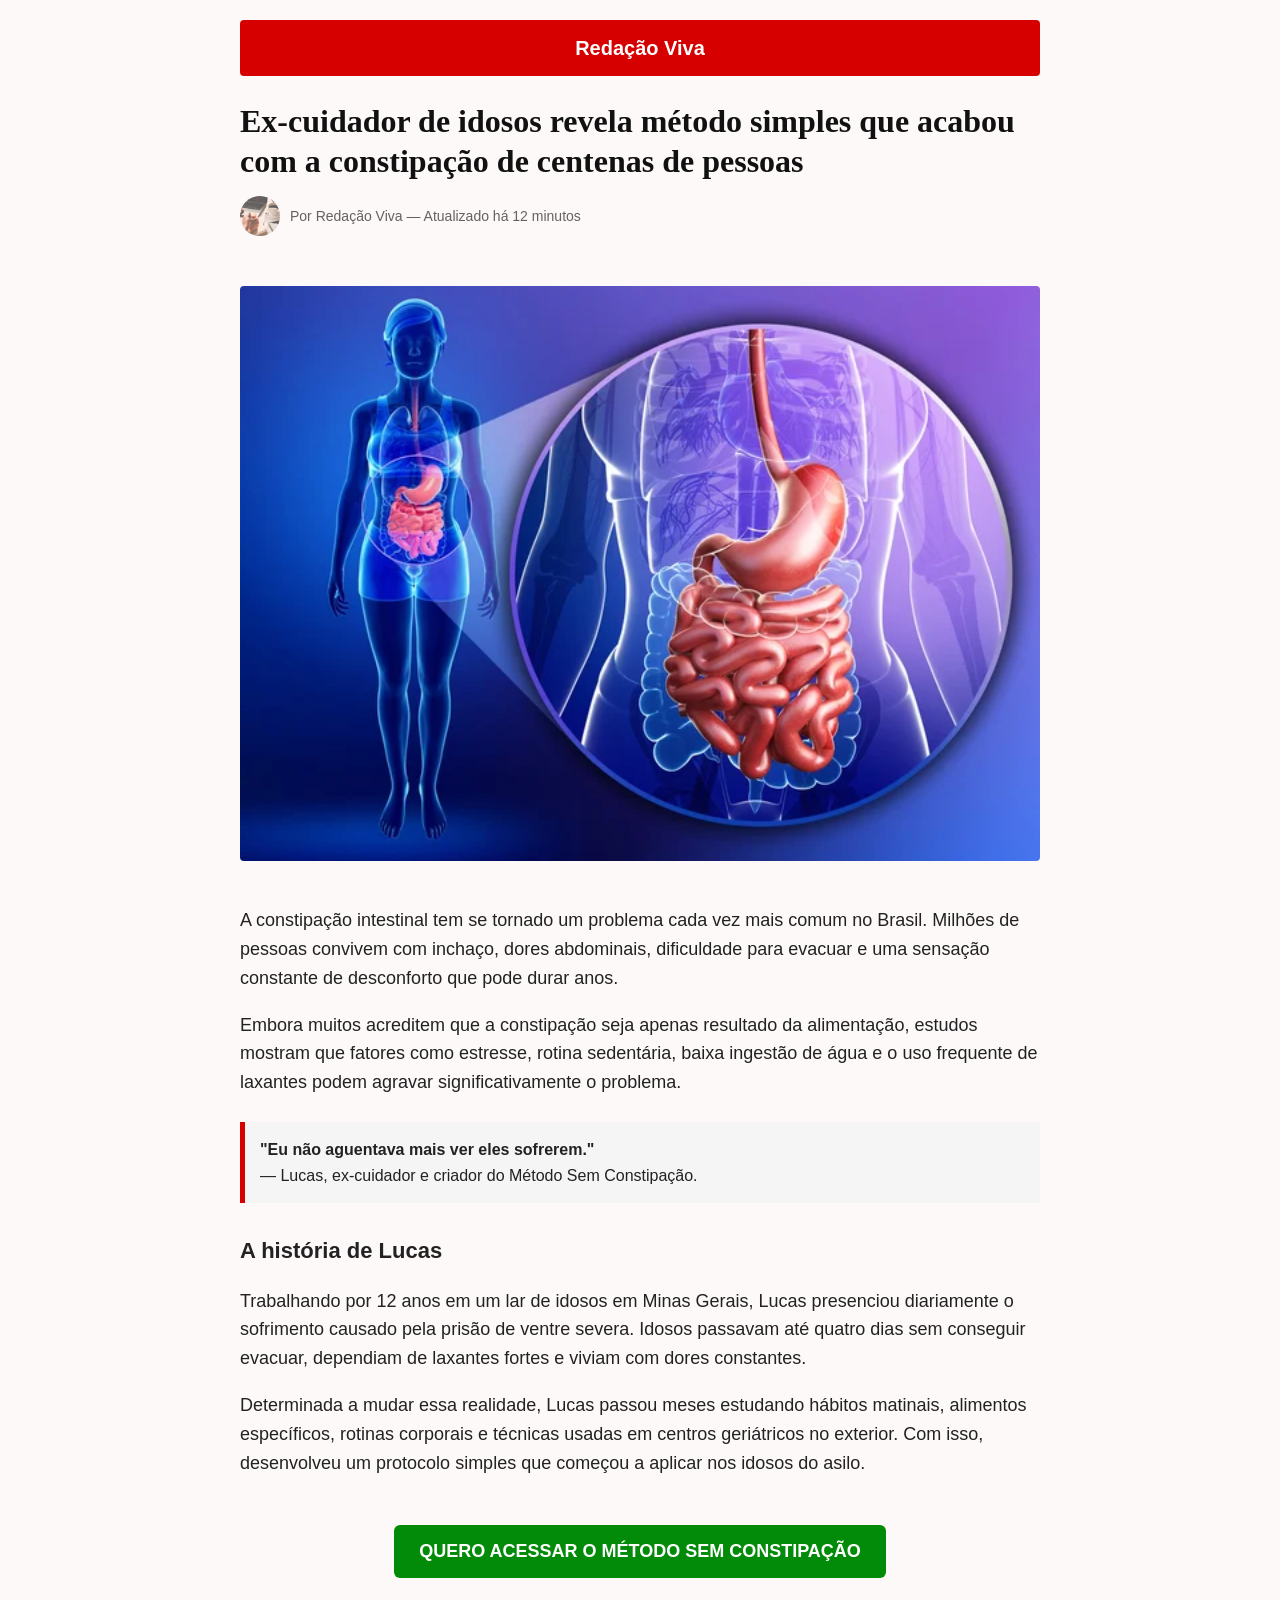
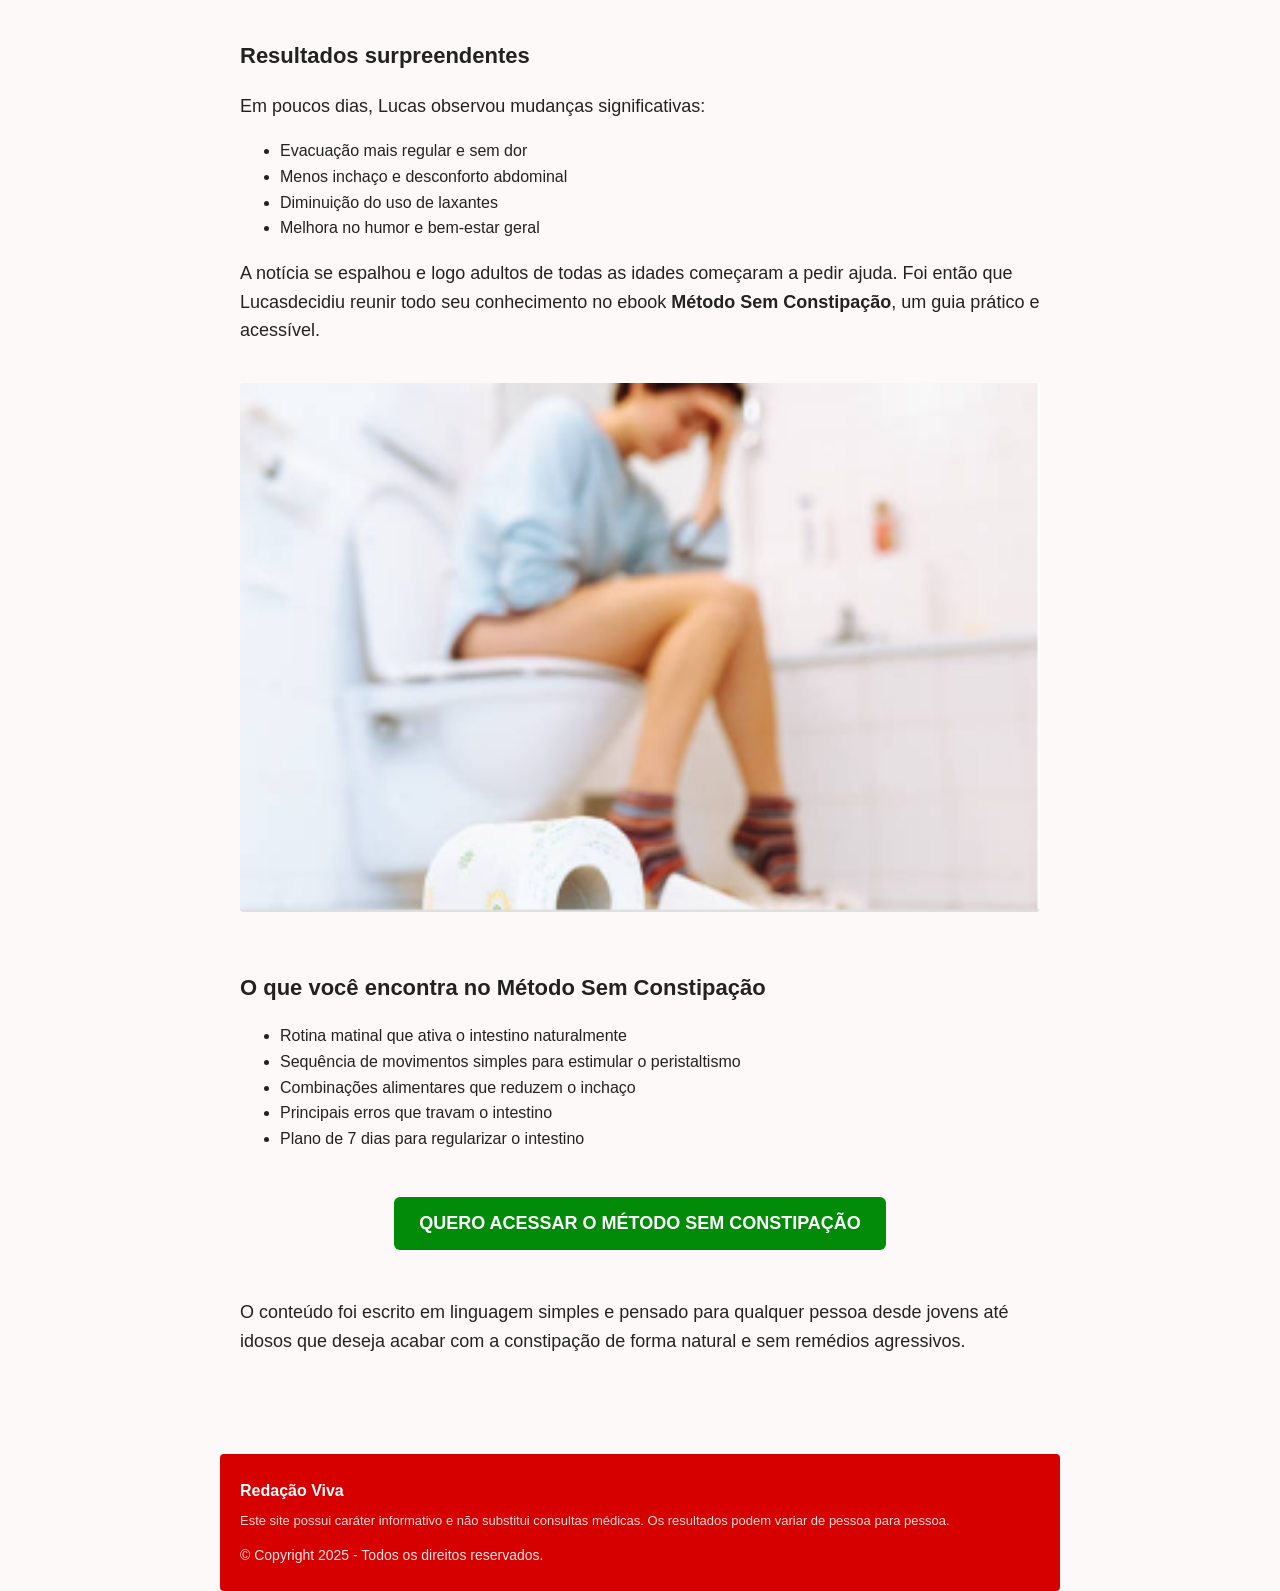
<file: redacao/index.html>
<!DOCTYPE html>
<html lang="pt-BR">
<head>
    <meta charset="UTF-8">
    <meta name="viewport" content="width=device-width, initial-scale=1.0">
    <title>Redação Viva - Método Sem Constipação</title>
    <style>
        body {
            font-family: Arial, Helvetica, sans-serif;
            background: #fdf9f9;
            margin: 0;
            padding: 0;
            line-height: 1.6;
            color: #222;
        }

        .container {
            max-width: 800px;
            margin: 0 auto;
            padding: 20px 20px 40px 20px;
        }

        /* HEADER */
        header {
            background: #d60000;
            color: #fff;
            padding: 12px 15px;
            font-size: 20px;
            font-weight: bold;
            text-align: center;
            border-radius: 4px;
        }

        h1 {
            font-size: 32px;
            color: #111;
            font-family: 'Georgia', 'Times New Roman', serif;
            line-height: 1.25;
            font-weight: 700;
            margin: 25px 0 15px 0;
        }

        h2 {
            font-size: 22px;
            margin-top: 30px;
        }

        p {
            font-size: 18px;
        }

        .creditos {
            font-size: 14px;
            opacity: 0.7;
            margin-bottom: 30px;
            display: flex;
            align-items: center;
            gap: 10px;
        }

        .creditos-img {
            width: 40px;
            height: 40px;
            border-radius: 50%;
            object-fit: cover;
        }

        .cta {
            display: inline-block;
            text-align: center;
            background: #028b08;
            color: #fff;
            padding: 12px 25px;
            font-size: 18px;
            border-radius: 6px;
            margin: 30px auto;
            font-weight: bold;
            text-decoration: none;
        }

        .cta:hover {
            background: #1b5e20;
        }

        .box {
            background: #f5f5f5;
            padding: 15px;
            border-left: 5px solid #d60000;
            margin: 25px 0;
        }

        /* IMAGEM RESPONSIVA */
        .top-image {
            width: 100%;
            height: auto;
            margin: 20px 0;
            border-radius: 4px;
        }

        /* RODAPÉ ALINHADO AO CONTEÚDO */
        footer {
            margin-top: 40px;
        }

        .footer-bar {
            max-width: 800px;
            margin: 0 auto 0 auto;
            background: #d60000;
            padding: 24px 20px;
            color: #fff;
            font-size: 15px;
            font-weight: 300;
            line-height: 1.6;
            border-radius: 4px;
            text-align: left; /* acompanha alinhamento do texto do site */
        }

        .footer-title {
            font-weight: 700;
            font-size: 16px;
            margin-bottom: 8px;
        }

        .footer-disclaimer {
            margin-top: 5px;
            font-size: 13px;
            opacity: 0.85;
        }

        .copy {
            margin-top: 12px;
            font-size: 14px;
            opacity: 0.9;
        }

        @media (max-width: 480px) {
            h1 {
                font-size: 26px;
            }
            h2 {
                font-size: 20px;
            }
            p {
                font-size: 16px;
            }
            .cta {
                width: 100%;
                box-sizing: border-box;
            }
        }
    </style>

<!-- Meta Pixel Code -->
<script>
!function(f,b,e,v,n,t,s)
{if(f.fbq)return;n=f.fbq=function(){n.callMethod?
n.callMethod.apply(n,arguments):n.queue.push(arguments)};
if(!f._fbq)f._fbq=n;n.push=n;n.loaded=!0;n.version='2.0';
n.queue=[];t=b.createElement(e);t.async=!0;
t.src=v;s=b.getElementsByTagName(e)[0];
s.parentNode.insertBefore(t,s)}(window, document,'script',
'https://connect.facebook.net/en_US/fbevents.js');

fbq('init', '835679385971513');
fbq('track', 'PageView');           // Evento padrão
fbq('trackCustom', 'Page_Quiz');    // Evento personalizado do quiz
</script>

<noscript>
<img height="1" width="1" style="display:none"
src="https://www.facebook.com/tr?id=835679385971513&ev=PageView&noscript=1"/>
</noscript>
<!-- End Meta Pixel Code -->

    
</head>
<body>

    <div class="container">

        <!-- HEADER -->
        <header>
            Redação Viva
        </header>

        <h1>
            Ex-cuidador de idosos revela método simples que acabou com a constipação de centenas de pessoas
        </h1>

        <!-- Créditos com imagem circular -->
        <p class="creditos">
            <img src="images/redação.png" alt="Foto Redação" class="creditos-img">
            Por Redação Viva — Atualizado há 12 minutos
        </p>

        <!-- IMAGEM ACIMA DO PARÁGRAFO -->
        <img src="images/intest.jpg" alt="Imagem sobre constipação" class="top-image">

        <p>
            A constipação intestinal tem se tornado um problema cada vez mais comum no Brasil. Milhões de pessoas convivem com
            inchaço, dores abdominais, dificuldade para evacuar e uma sensação constante de desconforto que pode durar anos.
        </p>

        <p>
            Embora muitos acreditem que a constipação seja apenas resultado da alimentação, estudos mostram que fatores como
            estresse, rotina sedentária, baixa ingestão de água e o uso frequente de laxantes podem agravar significativamente
            o problema.
        </p>

        <div class="box">
            <strong>"Eu não aguentava mais ver eles sofrerem."</strong><br>
            — Lucas, ex-cuidador e criador do Método Sem Constipação.
        </div>

        <h2>A história de Lucas</h2>

        <p>
            Trabalhando por 12 anos em um lar de idosos em Minas Gerais, Lucas presenciou diariamente o sofrimento causado
            pela prisão de ventre severa. Idosos passavam até quatro dias sem conseguir evacuar, dependiam de laxantes fortes
            e viviam com dores constantes.
        </p>

        <p>
            Determinada a mudar essa realidade, Lucas passou meses estudando hábitos matinais, alimentos específicos, rotinas
            corporais e técnicas usadas em centros geriátricos no exterior. Com isso, desenvolveu um protocolo simples que começou
            a aplicar nos idosos do asilo.
        </p>

        <div style="text-align:center;">
            <a class="cta" href="https://receitasdestravei.site/eu-quero/">QUERO ACESSAR O MÉTODO SEM CONSTIPAÇÃO</a>
        </div>

        <h2>Resultados surpreendentes</h2>

        <p>Em poucos dias, Lucas observou mudanças significativas:</p>

        <ul>
            <li>Evacuação mais regular e sem dor</li>
            <li>Menos inchaço e desconforto abdominal</li>
            <li>Diminuição do uso de laxantes</li>
            <li>Melhora no humor e bem-estar geral</li>
        </ul>

        <p>
            A notícia se espalhou e logo adultos de todas as idades começaram a pedir ajuda. Foi então que Lucasdecidiu
            reunir todo seu conhecimento no ebook <strong>Método Sem Constipação</strong>, um guia prático e acessível.
        </p>

        <!-- IMAGEM ACIMA DO PARÁGRAFO -->
        <img src="images/constipaçao-mulher.png" alt="Imagem sobre constipação" class="top-image">

        <h2>O que você encontra no Método Sem Constipação</h2>

        <ul>
            <li>Rotina matinal que ativa o intestino naturalmente</li>
            <li>Sequência de movimentos simples para estimular o peristaltismo</li>
            <li>Combinações alimentares que reduzem o inchaço</li>
            <li>Principais erros que travam o intestino</li>
            <li>Plano de 7 dias para regularizar o intestino</li>
        </ul>

        <div style="text-align:center;">
            <a class="cta" href="https://receitasdestravei.site/eu-quero/">QUERO ACESSAR O MÉTODO SEM CONSTIPAÇÃO</a>
        </div>

        <p>
            O conteúdo foi escrito em linguagem simples e pensado para qualquer pessoa desde jovens até idosos que deseja
            acabar com a constipação de forma natural e sem remédios agressivos.
        </p>

    </div>

    <!-- RODAPÉ ALINHADO AO CONTEÚDO -->
    <footer>
        <div class="footer-bar">
            <div class="footer-title">Redação Viva</div>

            <div class="footer-disclaimer">
                Este site possui caráter informativo e não substitui consultas médicas.
                Os resultados podem variar de pessoa para pessoa.
            </div>

            <div class="copy">
                © Copyright 2025 - Todos os direitos reservados.
            </div>
        </div>
    </footer>

</body>
</html>
</file>
